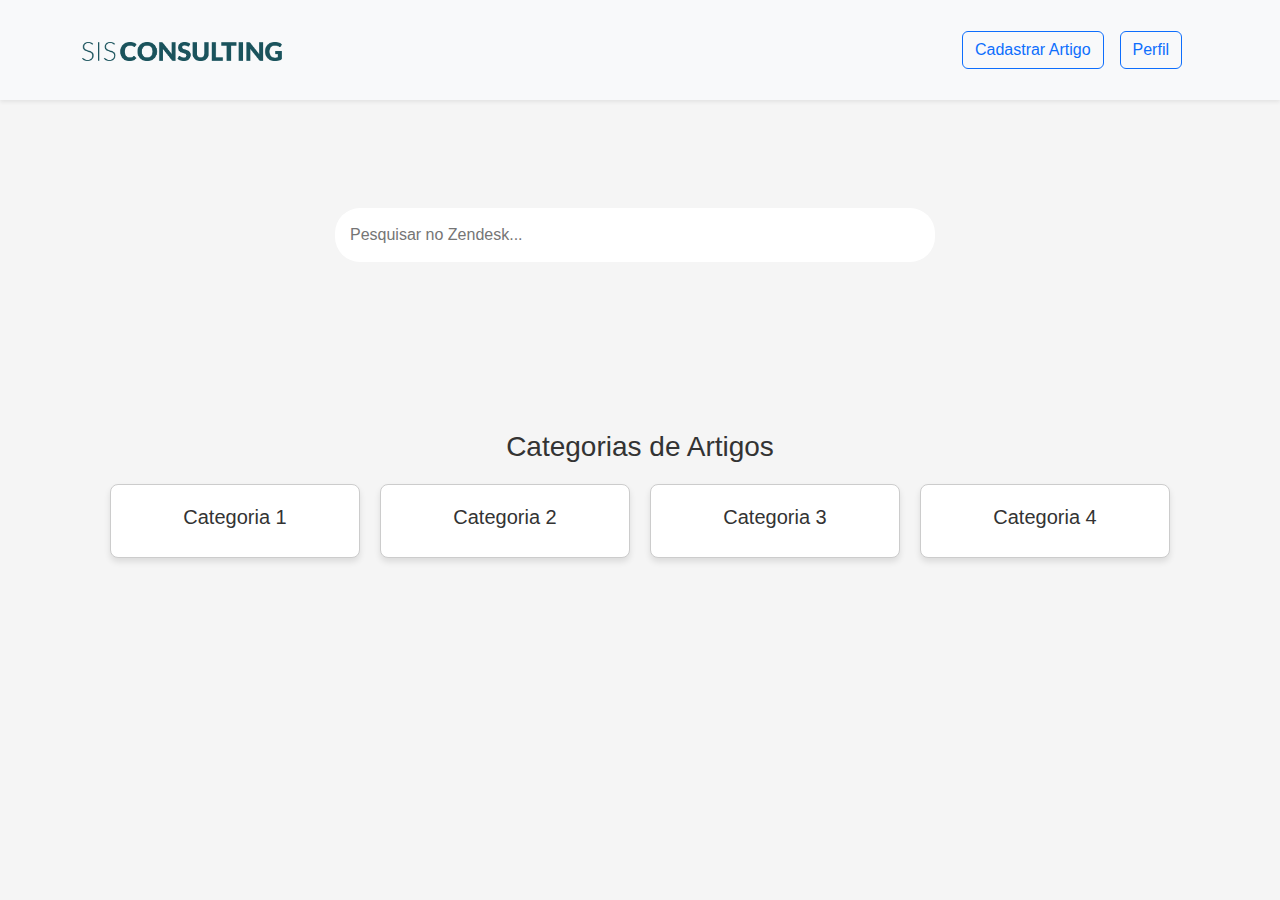
<file: public/index.html>
<!DOCTYPE html>
<html lang="pt-br">
<head>
    <meta charset="UTF-8">
    <meta name="viewport" content="width=device-width, initial-scale=1.0">
    <title>Zendesk - Página Inicial</title>
    <link href="https://cdn.jsdelivr.net/npm/bootstrap@5.3.1/dist/css/bootstrap.min.css" rel="stylesheet">
    

    <link href="https://cdnjs.cloudflare.com/ajax/libs/font-awesome/6.0.0-beta3/css/all.min.css" rel="stylesheet">
    <link rel="stylesheet" href="css/style2.css">
</head>
<body>
    <header class="navbar navbar-expand-lg navbar-light bg-light shadow-sm">
        <div class="container">
            <a class="navbar-brand" href="#">
                <img src="img/sis.png" alt="Zendesk Logo" width="200">
            </a>
            <div class="d-flex ms-auto">
                <a class="navbar-brand" href="cad.html">
                    <button class="btn btn-outline-primary" type="button">Cadastrar Artigo</button>
                </a>
                <a class="navbar-brand" href="perfil.html">
                    <button class="btn btn-outline-primary" type="button">Perfil</button>
                </a>
            </div>
        </div>
    </header>
    

    <section class="hero">
        <div class="search-container">
            <input type="text" class="search-input" placeholder="Pesquisar no Zendesk...">
          
        </div>
    </section>

 
    <section class="categories">
        <h2>Categorias de Artigos</h2>
        <div class="category-list">
            <a href="artigo.html" class="category-item">
                <div class="category-box">
                    <h3>Categoria 1</h3>
                </div>
            </a>
            <a href="artigo.html" class="category-item">
                <div class="category-box">
                    <h3>Categoria 2</h3>
                </div>
            </a>
            <a href="artigo.html" class="category-item">
                <div class="category-box">
                    <h3>Categoria 3</h3>
                </div>
            </a>
            <a href="artigo.html" class="category-item">
                <div class="category-box">
                    <h3>Categoria 4</h3>
                </div>
            </a>
        </div>
    </section>

</body>
</html>
</file>
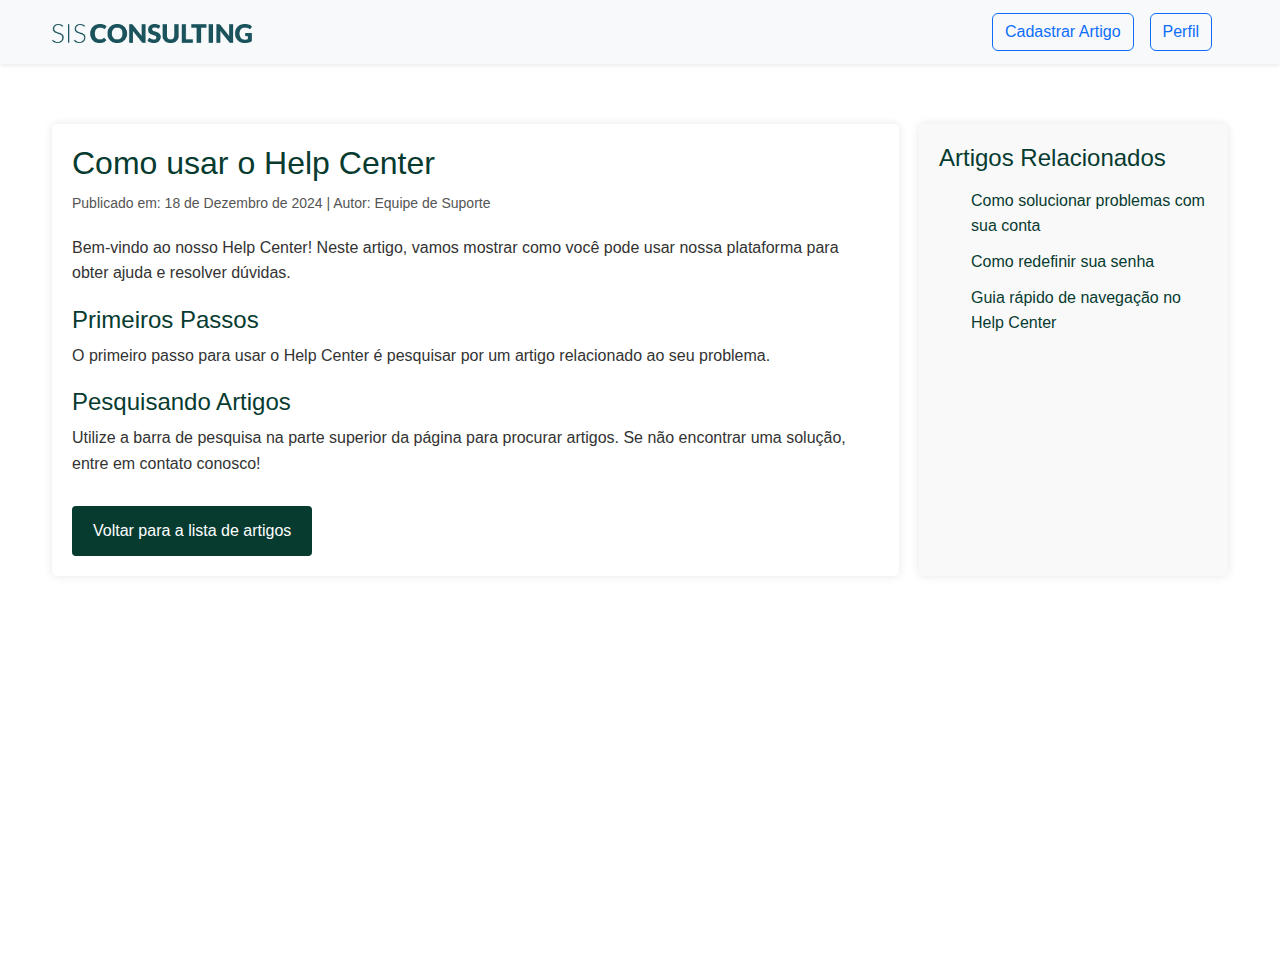
<file: public/artigo.html>
<!DOCTYPE html>
<html lang="pt-br">
<head>
    <meta charset="UTF-8">
    <meta name="viewport" content="width=device-width, initial-scale=1.0">
    <title>Artigo - Help Center</title>
    <link href="https://cdn.jsdelivr.net/npm/bootstrap@5.3.1/dist/css/bootstrap.min.css" rel="stylesheet">
    <link rel="stylesheet" href="css/style5.css">
</head>
<body>
    <header class="navbar navbar-expand-lg navbar-light bg-light shadow-sm">
        <div class="container">
            <a class="navbar-brand" href="index.html">
                <img src="img/sis.png" alt="Zendesk Logo" width="200">
            </a>
            <div class="d-flex ms-auto">
                <a class="navbar-brand" href="cad.html">
                    <button class="btn btn-outline-primary" type="button">Cadastrar Artigo</button>
                </a>
                <a class="navbar-brand" href="perfil.html">
                    <button class="btn btn-outline-primary" type="button">Perfil</button>
                </a>
            </div>
        </div>
    </header>

    <main class="article-page">
        <div class="container">
            <article class="article-content">
                <h1 class="article-title">Como usar o Help Center</h1>
                <p class="article-meta">Publicado em: 18 de Dezembro de 2024 | Autor: Equipe de Suporte</p>
                
                <section class="article-body">
                    <p>Bem-vindo ao nosso Help Center! Neste artigo, vamos mostrar como você pode usar nossa plataforma para obter ajuda e resolver dúvidas.</p>
                    <h2>Primeiros Passos</h2>
                    <p>O primeiro passo para usar o Help Center é pesquisar por um artigo relacionado ao seu problema.</p>
                    <h2>Pesquisando Artigos</h2>
                    <p>Utilize a barra de pesquisa na parte superior da página para procurar artigos. Se não encontrar uma solução, entre em contato conosco!</p>
                </section>

                <div class="article-navigation">
                    <a href="index.html" class="btn">Voltar para a lista de artigos</a>
                </div>
            </article>

            <aside class="related-articles">
                <h2>Artigos Relacionados</h2>
                <ul>
                    <li><a href="#">Como solucionar problemas com sua conta</a></li>
                    <li><a href="#">Como redefinir sua senha</a></li>
                    <li><a href="#">Guia rápido de navegação no Help Center</a></li>
                </ul>
            </aside>
        </div>
    </main>
</body>
</html>
</file>
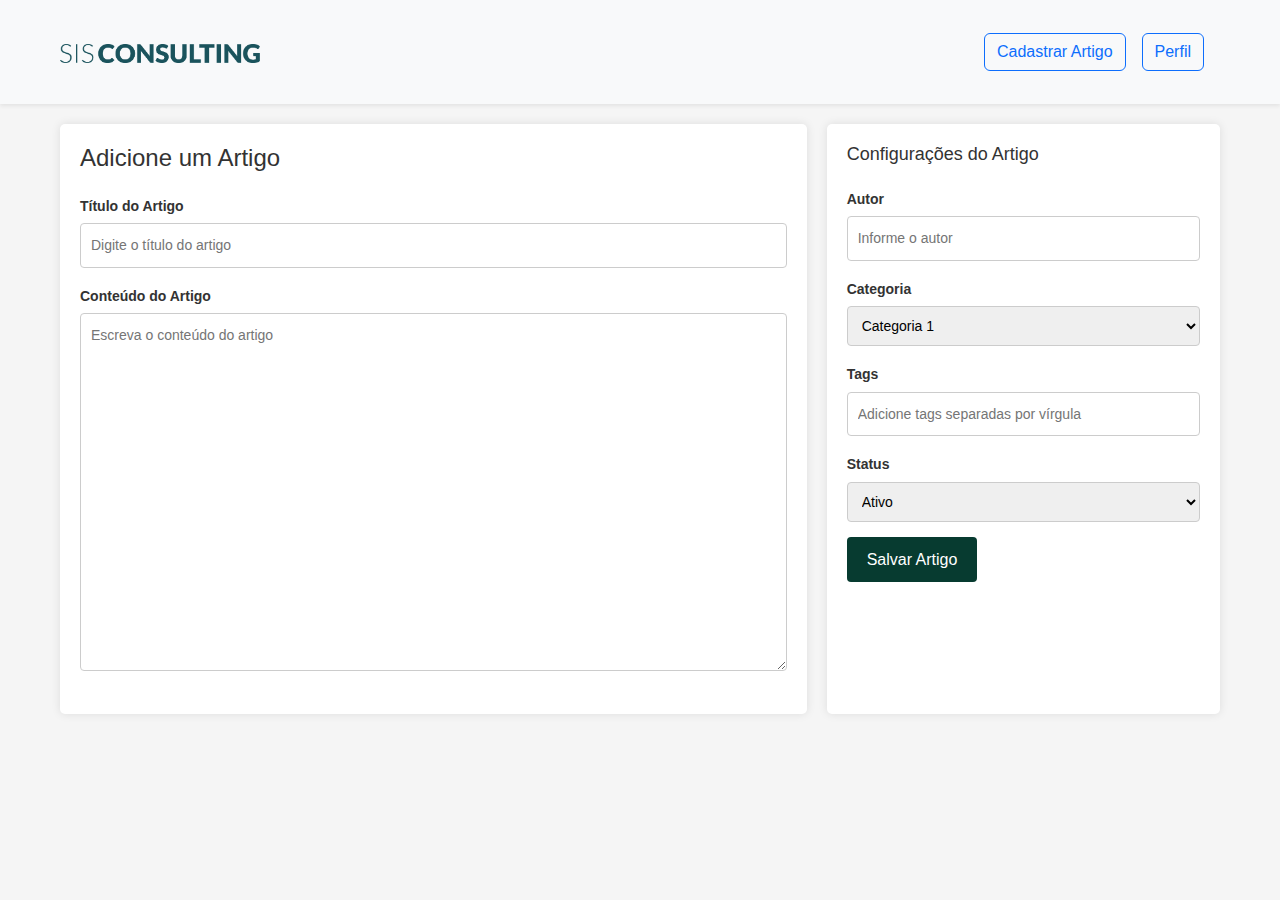
<file: public/cad.html>
<!DOCTYPE html>
<html lang="pt-br">

<head>
    <meta charset="UTF-8">
    <meta name="viewport" content="width=device-width, initial-scale=1.0">
    <title>Cadastro de Artigo - Help Center</title>


    <link href="https://cdn.jsdelivr.net/npm/bootstrap@5.3.1/dist/css/bootstrap.min.css" rel="stylesheet">
    

    <link href="https://cdnjs.cloudflare.com/ajax/libs/font-awesome/6.0.0-beta3/css/all.min.css" rel="stylesheet">

 
    <link rel="stylesheet" href="css/styles.css">
</head>

<body>
    
    <header class="navbar navbar-expand-lg navbar-light bg-light shadow-sm">
        <div class="container">
            <a class="navbar-brand" href="index.html">
                <img src="img/sis.png" alt="Zendesk Logo" width="200">
            </a>
            <div class="d-flex ms-auto">
                <a class="navbar-brand" href="cad.html">
                    <button class="btn btn-outline-primary" type="button">Cadastrar Artigo</button>
                </a>
                <a class="navbar-brand" href="perfil.html">
                    <button class="btn btn-outline-primary" type="button">Perfil</button>
                </a>
            </div>
        </div>
    </header>

    
    <body>
        <div class="container">
           
            <div class="content">
                <h1>Adicione um Artigo</h1>
                <form action="#" method="POST">
                    <div class="form-group">
                        <label for="titulo">Título do Artigo</label>
                        <input type="text" id="titulo" name="titulo" placeholder="Digite o título do artigo">
                    </div>
                    <div class="form-group">
                        <label for="conteudo">Conteúdo do Artigo</label>
                        <textarea id="conteudo" name="conteudo" rows="15" placeholder="Escreva o conteúdo do artigo"></textarea>
                    </div>
                </form>
            </div>
    
           
            <div class="sidebar">
                <h2>Configurações do Artigo</h2>
                <form action="#" method="POST">
                    <div class="form-group">
                        <label for="tags">Autor</label>
                        <input type="text" id="autor" name="autor" placeholder="Informe o autor">
                    </div>
                    <div class="form-group">
                        <label for="categoria">Categoria</label>
                        <select id="categoria" name="categoria">
                            <option value="categoria1">Categoria 1</option>
                            <option value="categoria2">Categoria 2</option>
                            <option value="categoria3">Categoria 3</option>
                        </select>
                    </div>
                    <div class="form-group">
                        <label for="tags">Tags</label>
                        <input type="text" id="tags" name="tags" placeholder="Adicione tags separadas por vírgula">
                    </div>
                    <div class="form-group">
                        <label for="status">Status</label>
                        <select id="status" name="status">
                            <option value="ativo">Ativo</option>
                            <option value="inativo">Inativo</option>
                        </select>
                    </div>
                    <button type="submit" class="btn-save">Salvar Artigo</button>
                </form>
            </div>
        </div>
    </body>

</html>
</file>
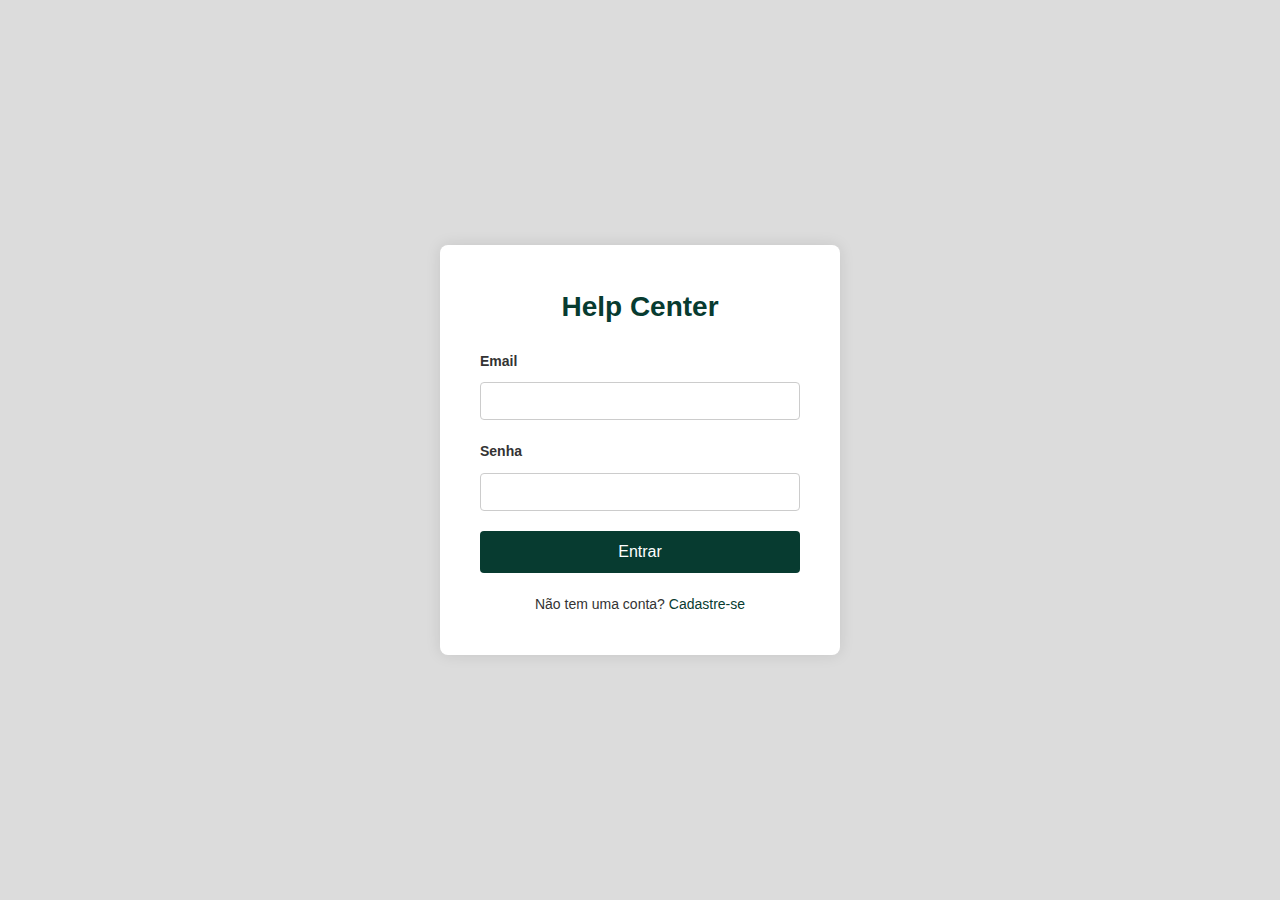
<file: public/login.html>
<!DOCTYPE html>
<html lang="pt-br">
<head>
    <meta charset="UTF-8">
    <meta name="viewport" content="width=device-width, initial-scale=1.0">
    <title>Página de Login</title>
    <link rel="stylesheet" href="css/style4.css">
</head>
<body>
    <div class="login-container">
        <div class="login-box">
            <h1>Help Center</h1>
            <form action="#">
                <div class="form-group">
                    <label for="email">Email</label>
                    <input type="email" id="email" name="email" required>
                </div>
                <div class="form-group">
                    <label for="password">Senha</label>
                    <input type="password" id="password" name="password" required>
                </div>
                <button type="submit" class="btn">Entrar</button>
                <div class="register-link">
                    <p>Não tem uma conta? <a href="#">Cadastre-se</a></p>
                </div>
            </form>
        </div>
    </div>
</body>
</html>
</file>
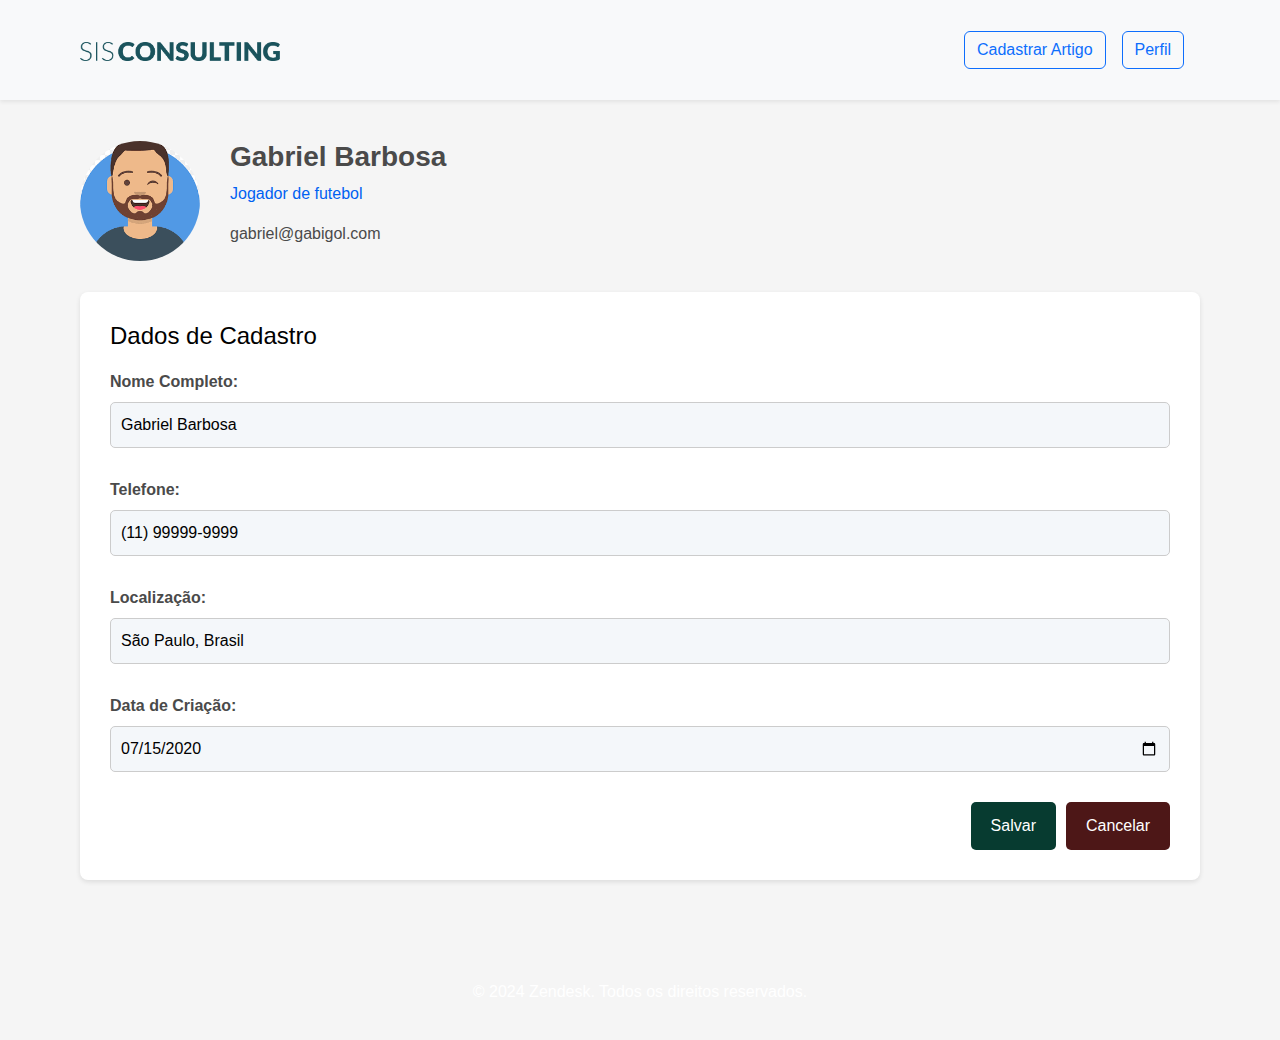
<file: public/perfil.html>
<!DOCTYPE html>
<html lang="pt-br">
<head>
    <meta charset="UTF-8">
    <meta name="viewport" content="width=device-width, initial-scale=1.0">
    <title>Perfil do Usuário</title>
    <link href="https://cdn.jsdelivr.net/npm/bootstrap@5.3.1/dist/css/bootstrap.min.css" rel="stylesheet">
    <link rel="stylesheet" href="css/style3.css">
</head>
<body>
    <header class="navbar navbar-expand-lg navbar-light bg-light shadow-sm">
        <div class="container">
            <a class="navbar-brand" href="index.html">
                <img src="img/sis.png" alt="Zendesk Logo" width="200">
            </a>
            <div class="d-flex ms-auto">
                <a class="navbar-brand" href="cad.html">
                    <button class="btn btn-outline-primary" type="button">Cadastrar Artigo</button>
                </a>
                <a class="navbar-brand" href="perfil.html">
                    <button class="btn btn-outline-primary" type="button">Perfil</button>
                </a>
            </div>
        </div>
    </header>

    <main class="container">
        <section class="profile-header">
            <div class="avatar">
                <img src="img/images.png" alt="Foto do Usuário">
            </div>
            <div class="user-info">
                <h1>Gabriel Barbosa</h1>
                <p class="role">Jogador de futebol</p>
                <p class="email">gabriel@gabigol.com</p>
            </div>
        </section>

        <section class="form-section">
            <h2>Dados de Cadastro</h2>
            <form action="#" method="POST" class="profile-form">
                <div class="form-group">
                    <label for="nome">Nome Completo:</label>
                    <input type="text" id="nome" name="nome" value="Gabriel Barbosa" required>
                </div>
                <div class="form-group">
                    <label for="telefone">Telefone:</label>
                    <input type="tel" id="telefone" name="telefone" value="(11) 99999-9999" required>
                </div>
                <div class="form-group">
                    <label for="localizacao">Localização:</label>
                    <input type="text" id="localizacao" name="localizacao" value="São Paulo, Brasil" required>
                </div>
                <div class="form-group">
                    <label for="data-criacao">Data de Criação:</label>
                    <input type="date" id="data-criacao" name="data-criacao" value="2020-07-15" required>
                </div>
                <div class="form-actions">
                    <button type="submit" class="save-btn">Salvar</button>
                    <button type="reset" class="cancel-btn">Cancelar</button>
                </div>
            </form>
        </section>
    </main>

    <footer class="footer">
        <p>&copy; 2024 Zendesk. Todos os direitos reservados.</p>
    </footer>
</body>
</html>
</file>
<file: public/css/style2.css>
* {
    margin: 0;
    padding: 0;
    box-sizing: border-box;
}

body {
    font-family: Arial, sans-serif;
    background-color: #f5f5f5;
    color: #333;
}

/* Cabeçalho */
header{
    height: 100px;
    box-shadow: 0 .125rem .25rem rgba(0,0,0,.075)!important;
}

.header .logo {
    font-size: 24px;
    font-weight: bold;
}

.header nav ul {
    display: flex;
    list-style: none;
}

.header nav ul li {
    margin-left: 20px;
}

.header nav ul li a {
    color: white;
    text-decoration: none;
    font-size: 16px;
}

.header nav ul li a:hover {
    text-decoration: underline;
}

/* Hero Section */
.hero {
    height: 30vh;
    background: url('https://via.placeholder.com/1920x1080') center/cover no-repeat;
    display: flex;
    justify-content: center;
    align-items: center;
    position: relative;
}

.search-container {
    text-align: center;
}

.search-input {
    padding: 15px;
    width: 600px;
    font-size: 16px;
    border-radius: 25px;
    border: none;
    margin-right: 10px;
}

.search-btn {
    padding: 15px 25px;
    background-color: #007C4E;
    color: white;
    font-size: 16px;
    border: none;
    border-radius: 25px;
    cursor: pointer;
    transition: background-color 0.3s;
}

.search-btn:hover {
    background-color: #00663D;
}

/* Categorias */
.categories {
    padding: 60px 20px 20px;
    text-align: center;
}

.categories h2 {
    font-size: 28px;
    margin-bottom: 20px;
}

.category-list {
    display: flex;
    flex-wrap: wrap;
    justify-content: center;
    gap: 20px;
}

.category-item {
    text-decoration: none;
    width: 250px;
}

.category-box {
    background-color: #fff;
    padding: 20px;
    border: 1px solid #ccc;
    border-radius: 8px;
    text-align: center;
    box-shadow: 0 4px 6px rgba(0, 0, 0, 0.1);
    transition: transform 0.3s ease, box-shadow 0.3s ease;
}

.category-box h3 {
    font-size: 20px;
    color: #333;
}

.category-item:hover .category-box {
    transform: translateY(-5px);
    box-shadow: 0 6px 12px rgba(0, 0, 0, 0.15);
}

/* Media Queries para Responsividade */

@media (max-width: 1200px) {
    .header .logo {
        font-size: 22px;
    }

    .header nav ul li {
        margin-left: 15px;
    }

    .hero {
        height: 40vh;
    }

    .search-input {
        width: 500px;
    }

    .categories h2 {
        font-size: 24px;
    }

    .category-item {
        width: 200px;
    }
}

@media (max-width: 768px) {
    .header {
        flex-direction: column;
        align-items: flex-start;
        padding: 10px;
    }

    .header nav ul {
        flex-direction: column;
        width: 100%;
        margin-top: 10px;
    }

    .header nav ul li {
        margin: 10px 0;
    }

    .hero {
        height: 50vh;
    }

    .search-input {
        width: 100%;
        margin-bottom: 10px;
    }

    .categories h2 {
        font-size: 22px;
    }

    .category-item {
        width: 100%;
    }
}

@media (max-width: 480px) {
    .header .logo {
        font-size: 18px;
    }

    .header nav ul li a {
        font-size: 14px;
    }

    .hero {
        height: 50vh;
    }

    .search-input {
        width: 100%;
        padding: 12px;
    }

    .search-btn {
        padding: 12px 20px;
        font-size: 14px;
    }

    .categories h2 {
        font-size: 20px;
    }

    .category-item {
        width: 100%;
    }
}
</file>
<file: public/css/style5.css>
* {
    margin: 0;
    padding: 0;
    box-sizing: border-box;
}


body {
    font-family: Arial, sans-serif;
    background-color: #f5f5f5;
    color: #333;
    line-height: 1.6;
}





main, .article-page {
    flex-grow: 1; 
    padding: 60px 20px 40px;
    background-color: #fff;
}

.container {
    display: flex;
    flex-wrap: wrap;
    max-width: 1200px;
    margin: 0 auto;
}

.article-content {
    flex: 3;
    padding: 20px;
    border-radius: 5px;
    box-shadow: 0 0 10px rgba(0, 0, 0, 0.1);
    background-color: #fff;
}
main{
    height: 100vh;
}
.article-title {
    font-size: 32px;
    color: #073b30;
    margin-bottom: 10px;
}

.article-meta {
    font-size: 14px;
    color: #555;
    margin-bottom: 20px;
}

.article-body p {
    font-size: 16px;
    margin-bottom: 15px;
}

.article-body h2 {
    font-size: 24px;
    margin-top: 20px;
    color: #073b30;
}

.article-navigation {
    margin-top: 30px;
}

.article-navigation .btn {
    padding: 12px 20px;
    background-color: #073b30;
    color: white;
    font-size: 16px;
    text-decoration: none;
    border-radius: 4px;
    transition: background-color 0.3s;
}

.article-navigation .btn:hover {
    background-color: #28776a;
}


.related-articles {
    flex: 1;
    padding: 20px;
    margin-left: 20px;
    background-color: #f9f9f9;
    border-radius: 5px;
    box-shadow: 0 0 10px rgba(0, 0, 0, 0.1);
}

.related-articles h2 {
    font-size: 24px;
    color: #073b30;
    margin-bottom: 15px;
}

.related-articles ul {
    list-style: none;
}

.related-articles ul li {
    margin-bottom: 10px;
}

.related-articles ul li a {
    color: #073b30;
    text-decoration: none;
    font-size: 16px;
}

.related-articles ul li a:hover {
    text-decoration: underline;
}




@media (max-width: 768px) {
    .container {
        flex-direction: column;
        padding: 10px;
    }

    .article-content {
        margin-bottom: 20px;
    }

    .related-articles {
        margin-left: 0;
    }
}

@media (max-width: 480px) {
    .article-title {
        font-size: 28px;
    }

    .article-meta {
        font-size: 12px;
    }

    .article-body p,
    .article-body h2 {
        font-size: 14px;
    }

    .btn {
        width: 100%;
        padding: 10px 15px;
    }

    .related-articles h2 {
        font-size: 18px;
    }

    .related-articles ul li a {
        font-size: 14px;
    }
}
.header {
    background-color: white;
    padding: 20px;
    display: flex;
    justify-content: space-between;
    align-items: center;
}

.header .logo img {
    height: 40px;
}
.navbar{
    display: flex;
    flex-wrap: inherit;
    align-items: center;
    justify-content: space-between;

}
</file>
<file: public/css/styles.css>
* {
    margin: 0;
    padding: 0;
    box-sizing: border-box;
}

body {
    font-family: Arial, sans-serif;
    background-color: #f5f5f5;
    color: #333;
    line-height: 1.6;
}


.container {
    display: flex;
    max-width: 1200px;
    margin: 0 auto;
    padding: 20px;
    flex-wrap: wrap; 
}


.content {
    flex: 2;
    background-color: #fff;
    padding: 20px;
    margin-right: 20px;
    border-radius: 5px;
    box-shadow: 0 0 10px rgba(0, 0, 0, 0.1);
    min-width: 300px; 
}

.content h1 {
    font-size: 24px;
    margin-bottom: 20px;
}

.form-group {
    margin-bottom: 15px;
}

label {
    font-size: 14px;
    font-weight: bold;
}

input, textarea, select {
    width: 100%;
    padding: 10px;
    margin-top: 5px;
    border: 1px solid #ccc;
    border-radius: 4px;
    font-size: 14px;
}

textarea {
    resize: vertical;
}


.sidebar {
    flex: 1;
    background-color: #fff;
    padding: 20px;
    border-radius: 5px;
    box-shadow: 0 0 10px rgba(0, 0, 0, 0.1);
    min-width: 250px; 
}

.sidebar h2 {
    font-size: 18px;
    margin-bottom: 20px;
}


.btn-save {
    background-color: #073b30;
    color: white;
    padding: 10px 20px;
    border: none;
    border-radius: 4px;
    cursor: pointer;
    font-size: 16px;
}

.btn-save:hover {
    background-color: #28776a;
    color: white;
}


@media (max-width: 1024px) {
    .container {
        flex-direction: column;
        padding: 10px;
    }

    .content {
        margin-right: 0;
        margin-bottom: 20px; 
    }

    .sidebar {
        margin-top: 20px;
    }
}

@media (max-width: 768px) {
    .container {
        flex-direction: column;
        padding: 10px;
    }

    .content {
        flex: 1; 
        margin-right: 0;
    }

    .sidebar {
        flex: 1;
        margin-top: 20px;
    }

    .content h1 {
        font-size: 20px; 
    }

    .sidebar h2 {
        font-size: 16px; 
    }

    .btn {
        width: 100%; 
        padding: 12px 20px;
    }
}

@media (max-width: 480px) {
    body {
        font-size: 14px; 
    }

    .content h1 {
        font-size: 18px; 
    }

    .form-group label {
        font-size: 12px; 
    }

    .content, .sidebar {
        padding: 15px; 
    }

    .content h1, .sidebar h2 {
        font-size: 16px; 
    }

    .btn {
        font-size: 14px; 
        padding: 10px 15px;
    }
}
</file>
<file: public/css/style4.css>
* {
    margin: 0;
    padding: 0;
    box-sizing: border-box;
}

body {
    font-family: Arial, sans-serif;
    background-color: #f5f5f5;
    color: #333;
    line-height: 1.6;
    display: flex;
    justify-content: center;
    align-items: center;
    height: 100vh;
    margin: 0;
}

.login-container {
    width: 100%;
    height: 100%;
    display: flex;
    justify-content: center;
    align-items: center;
    background-color: rgba(0, 0, 0, 0.1); 
}

.login-box {
    background-color: #fff;
    padding: 40px;
    border-radius: 8px;
    box-shadow: 0 0 15px rgba(0, 0, 0, 0.1);
    width: 100%;
    max-width: 400px;
    text-align: center;
}

h1 {
    font-size: 28px;
    margin-bottom: 20px;
    color: #073b30;
}

.form-group {
    margin-bottom: 20px;
    text-align: left;
}

label {
    font-size: 14px;
    font-weight: bold;
    color: #333;
    display: block;
    margin-bottom: 5px;
}

input {
    width: 100%;
    padding: 10px;
    margin-top: 5px;
    border: 1px solid #ccc;
    border-radius: 4px;
    font-size: 14px;
}

input:focus {
    border-color: #073b30;
    outline: none;
}

.btn {
    background-color: #073b30;
    color: white;
    padding: 12px 20px;
    border: none;
    border-radius: 4px;
    cursor: pointer;
    font-size: 16px;
    width: 100%;
    transition: background-color 0.3s;
}

.btn:hover {
    background-color: #28776a;
}

.register-link {
    margin-top: 20px;
}

.register-link p {
    font-size: 14px;
    color: #333;
}

.register-link a {
    text-decoration: none;
    color: #073b30;
}

.register-link a:hover {
    text-decoration: underline;
}


@media (max-width: 768px) {
    .login-box {
        padding: 30px;
        max-width: 90%;
    }

    h1 {
        font-size: 24px;
    }

    .btn {
        padding: 10px 18px;
    }
}

@media (max-width: 480px) {
    h1 {
        font-size: 20px;
    }

    .login-box {
        padding: 20px;
        max-width: 90%;
    }

    .btn {
        padding: 12px 15px;
        font-size: 14px;
    }
}
</file>
<file: public/css/style3.css>
* {
    margin: 0;
    padding: 0;
    box-sizing: border-box;
    font-family: Arial, sans-serif;
}

body {
    background-color: #f5f5f5;
    color: #4a4a4a;
}


.container {
    padding: 40px;
    max-width: 1200px;
    margin: 0 auto;
}
header{
    height: 100px;
}
.profile-header {
    display: flex;
    align-items: center;
    margin-bottom: 30px;
}

.avatar {
    width: 120px;
    height: 120px;
    margin-right: 30px;
}

.avatar img {
    width: 100%;
    height: 100%;
    border-radius: 50%;
    object-fit: cover;
}

.user-info h1 {
    font-size: 28px;
    font-weight: bold;
}

.user-info .role {
    font-size: 16px;
    color: #0061f2;
}

.user-info .email {
    font-size: 16px;
    color: #4a4a4a;
}

.form-section {
    background-color: white;
    padding: 30px;
    border-radius: 8px;
    box-shadow: 0 2px 5px rgba(0, 0, 0, 0.1);
    margin-top: 30px;
}

h2 {
    font-size: 24px;
    margin-bottom: 20px;
    color: black;
}

.profile-form .form-group {
    margin-bottom: 20px;
}

.profile-form label {
    display: block;
    font-weight: bold;
    margin-bottom: 8px;
}

.profile-form input {
    width: 100%;
    padding: 10px;
    font-size: 16px;
    border: 1px solid #ccc;
    border-radius: 5px;
    background-color: #f4f7fa;
    margin-bottom: 10px;
}

.profile-form .form-group input:focus {
    border-color: #0061f2;
    background-color: white;
}

.form-actions {
    display: flex;
    justify-content: flex-end;
}

.save-btn,
.cancel-btn {
    background-color: #073b30;
    color: white;
    border: none;
    border-radius: 5px;
    padding: 12px 20px;
    font-size: 16px;
    margin-left: 10px;
    cursor: pointer;
    transition: background-color 0.3s ease;
}

.save-btn:hover,
.cancel-btn:hover {
    background-color: #28776a;
}

.cancel-btn {
    background-color: rgb(77, 23, 23);
}

.cancel-btn:hover {
    background-color: rgb(190, 27, 27);
}

.footer {
    text-align: center;
    padding: 20px;
    color: white;
    margin-top: 40px;
}
</file>
